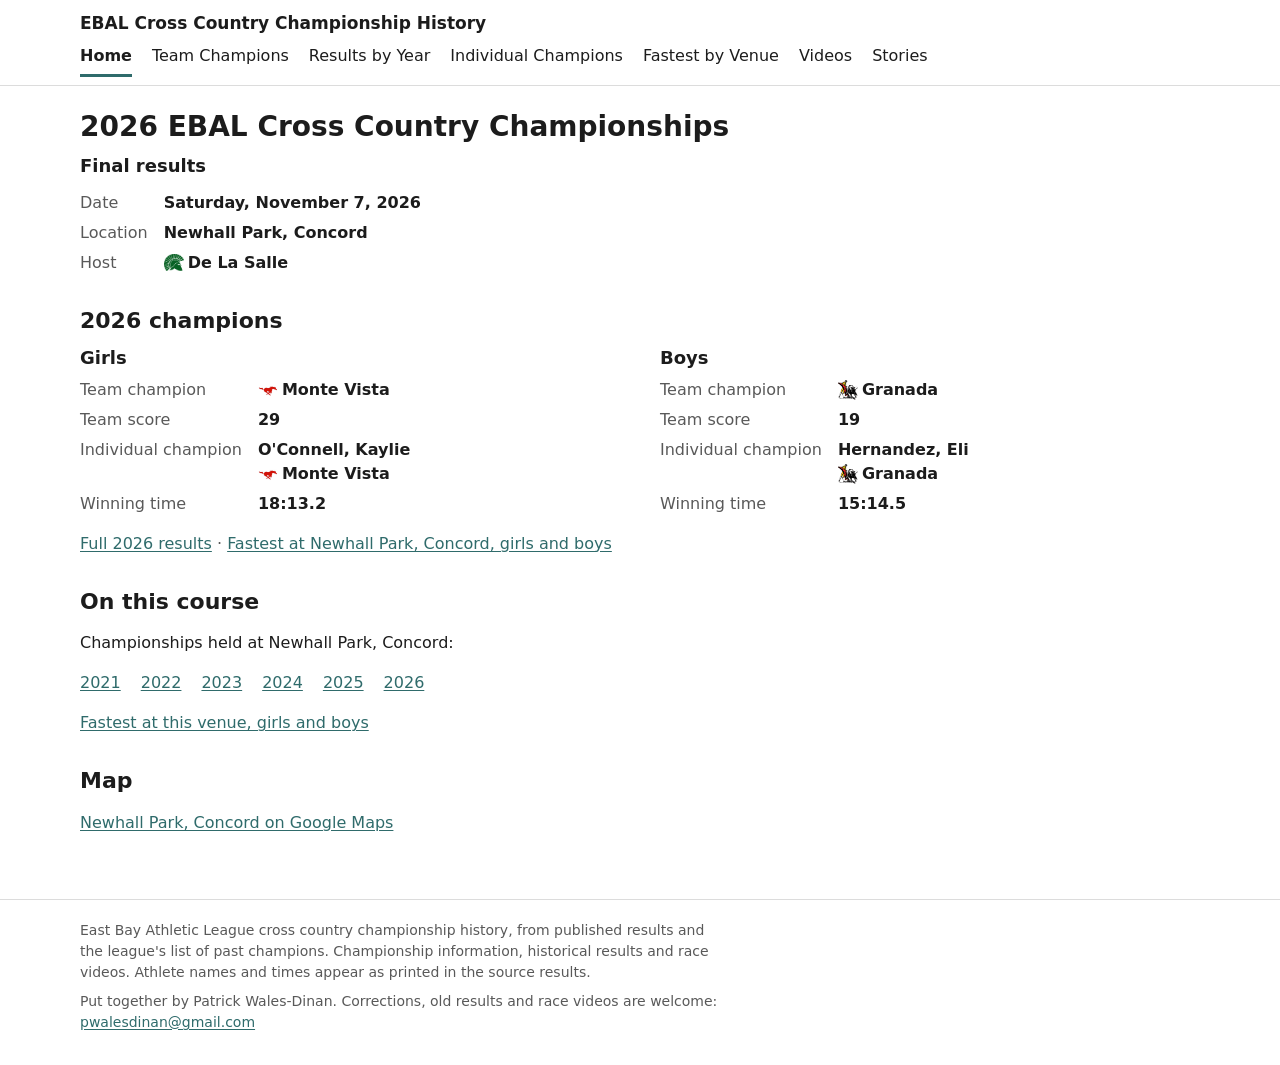
<file: index.html>
<!doctype html>
<html lang="en">
<head>
  <meta charset="utf-8">
  <meta name="viewport" content="width=device-width, initial-scale=1">
  <title>EBAL Cross Country Championship History</title>
  <meta name="description" content="The coming EBAL cross country championship meet: date, location, race schedule and defending champions, with championship history back to 1977.">
  <link rel="icon" href="data:,">
  <link rel="stylesheet" href="assets/css/site.css">
  <script src="assets/js/csv.js" defer></script>
  <script src="assets/js/common.js" defer></script>
  <script src="assets/js/home.js" defer></script>
</head>
<body>
  <header class="site-header">
    <a class="skip-link" href="#main">Skip to content</a>
    <div class="wrap header-inner">
      <a class="site-title" href="index.html">EBAL Cross Country Championship History</a>
      <nav class="site-nav" aria-label="Main">
        <ul>
          <li><a href="index.html">Home</a></li>
          <li><a href="team-champions.html">Team Champions</a></li>
          <li><a href="results.html">Results by Year</a></li>
          <li><a href="champions.html">Individual Champions</a></li>
          <li><a href="venues.html">Fastest by Venue</a></li>
          <li><a href="videos.html">Videos</a></li>
          <li><a href="stories.html">Stories</a></li>
        </ul>
      </nav>
    </div>
  </header>

  <main id="main" class="wrap">
    <h1 data-meet-title>EBAL Cross Country Championships</h1>
    <noscript><p class="status error">This page needs JavaScript to show the meet information.</p></noscript>
    <p class="status" role="status" data-status></p>
    <div id="home"></div>
  </main>

  <footer class="site-footer">
    <div class="wrap">
      <p>East Bay Athletic League cross country championship history, from published results and the league's list of past champions. Championship information, historical results and race videos. Athlete names and times appear as printed in the source results.</p>
      <p>Put together by Patrick Wales-Dinan. Corrections, old results and race videos are welcome: <a href="mailto:pwalesdinan@gmail.com">pwalesdinan@gmail.com</a></p>
    </div>
  </footer>
</body>
</html>
</file>
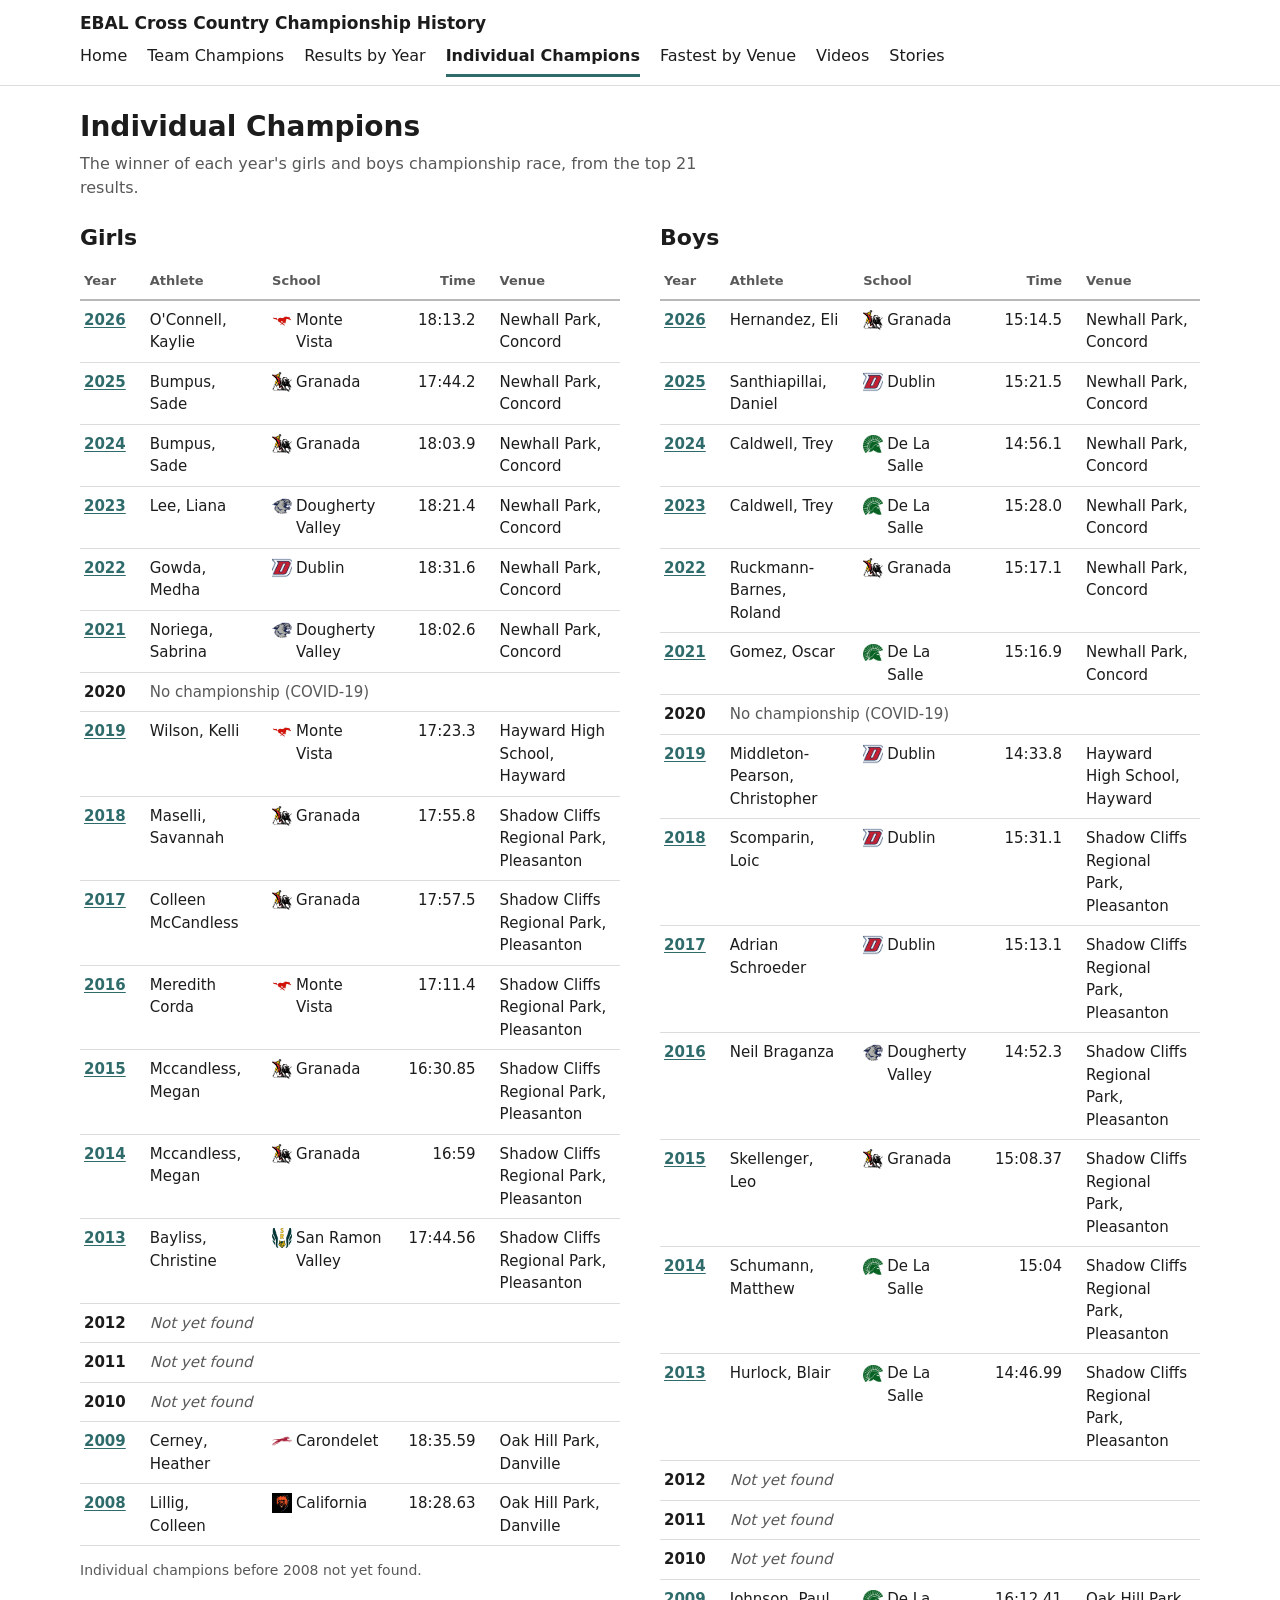
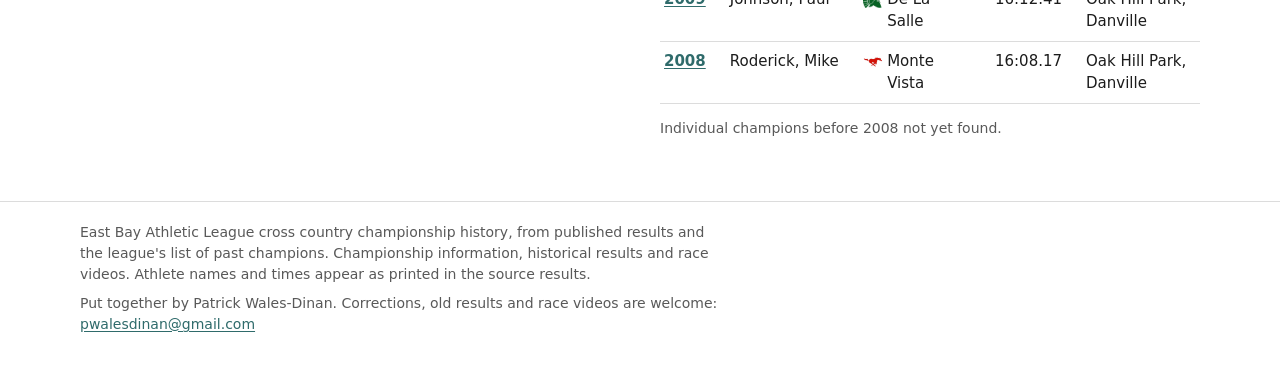
<file: champions.html>
<!doctype html>
<html lang="en">
<head>
  <meta charset="utf-8">
  <meta name="viewport" content="width=device-width, initial-scale=1">
  <title>Individual Champions · EBAL Cross Country Championship History</title>
  <meta name="description" content="EBAL cross country girls and boys individual champions by year.">
  <link rel="icon" href="data:,">
  <link rel="stylesheet" href="assets/css/site.css">
  <script src="assets/js/csv.js" defer></script>
  <script src="assets/js/common.js" defer></script>
  <script src="assets/js/individual-champions.js" defer></script>
</head>
<body>
  <header class="site-header">
    <a class="skip-link" href="#main">Skip to content</a>
    <div class="wrap header-inner">
      <a class="site-title" href="index.html">EBAL Cross Country Championship History</a>
      <nav class="site-nav" aria-label="Main">
        <ul>
          <li><a href="index.html">Home</a></li>
          <li><a href="team-champions.html">Team Champions</a></li>
          <li><a href="results.html">Results by Year</a></li>
          <li><a href="champions.html">Individual Champions</a></li>
          <li><a href="venues.html">Fastest by Venue</a></li>
          <li><a href="videos.html">Videos</a></li>
          <li><a href="stories.html">Stories</a></li>
        </ul>
      </nav>
    </div>
  </header>

  <main id="main" class="wrap">
    <h1>Individual Champions</h1>
    <p class="lede">The winner of each year's girls and boys championship race, from the top 21 results.</p>
    <noscript><p class="status error">This page needs JavaScript to show the champions.</p></noscript>
    <p class="status" role="status" data-status></p>
    <div class="pair" id="champions"></div>
  </main>

  <footer class="site-footer">
    <div class="wrap">
      <p>East Bay Athletic League cross country championship history, from published results and the league's list of past champions. Championship information, historical results and race videos. Athlete names and times appear as printed in the source results.</p>
      <p>Put together by Patrick Wales-Dinan. Corrections, old results and race videos are welcome: <a href="mailto:pwalesdinan@gmail.com">pwalesdinan@gmail.com</a></p>
    </div>
  </footer>
</body>
</html>
</file>
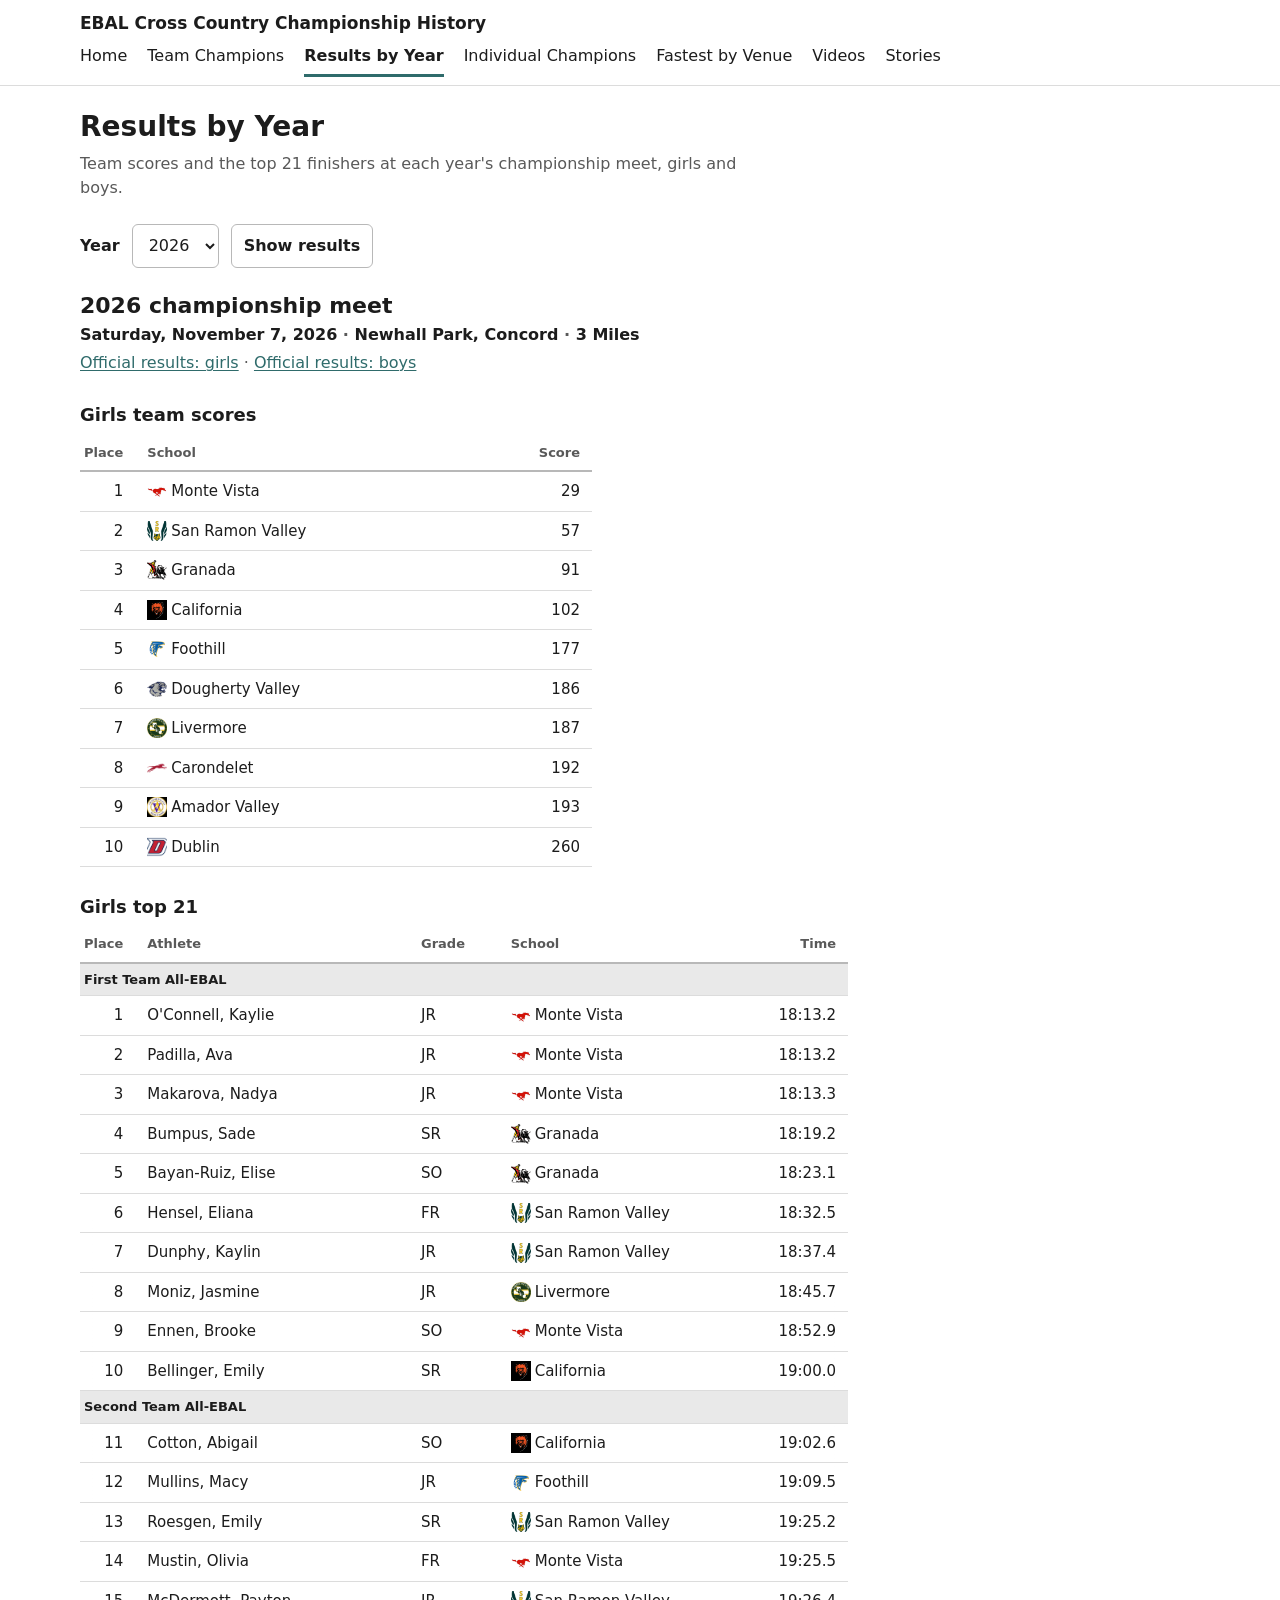
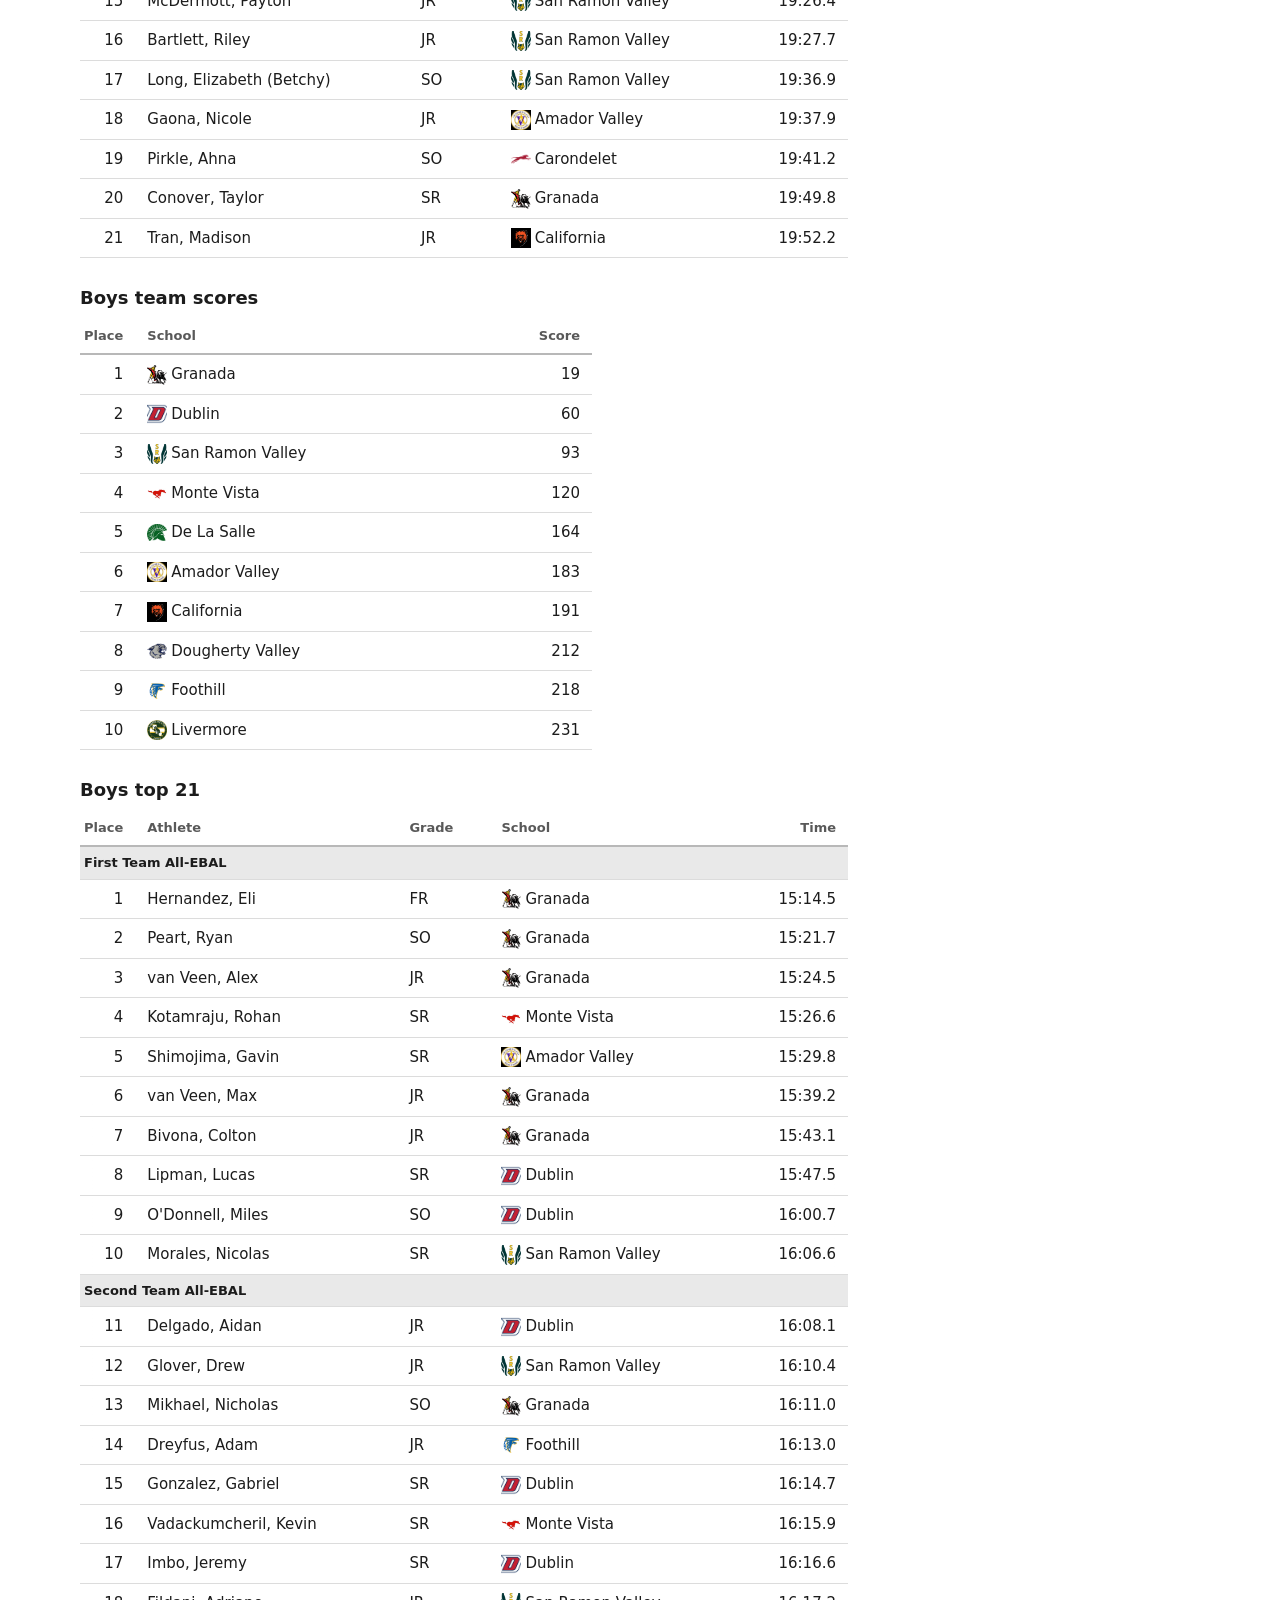
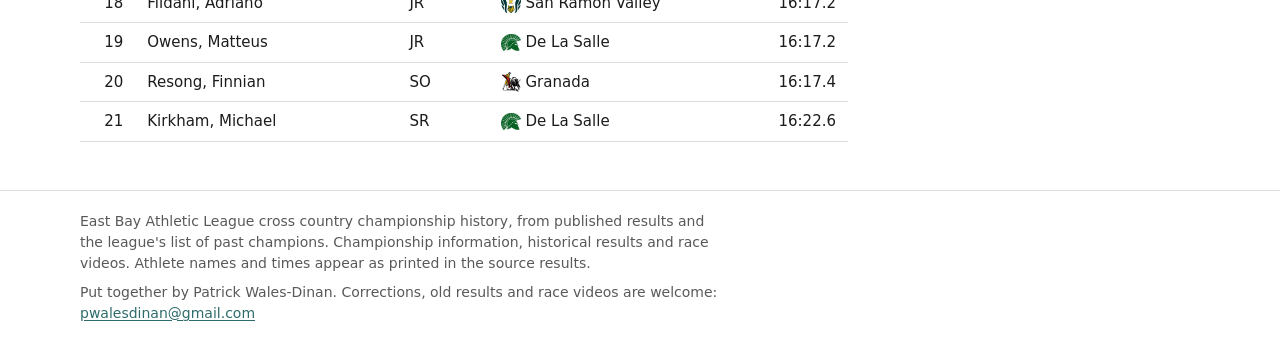
<file: results.html>
<!doctype html>
<html lang="en">
<head>
  <meta charset="utf-8">
  <meta name="viewport" content="width=device-width, initial-scale=1">
  <title>Results by Year · EBAL Cross Country Championship History</title>
  <meta name="description" content="EBAL cross country championship results by year: girls and boys team scores and top 21 finishers.">
  <link rel="icon" href="data:,">
  <link rel="stylesheet" href="assets/css/site.css">
  <script src="assets/js/csv.js" defer></script>
  <script src="assets/js/common.js" defer></script>
  <script src="assets/js/results.js" defer></script>
</head>
<body>
  <header class="site-header">
    <a class="skip-link" href="#main">Skip to content</a>
    <div class="wrap header-inner">
      <a class="site-title" href="index.html">EBAL Cross Country Championship History</a>
      <nav class="site-nav" aria-label="Main">
        <ul>
          <li><a href="index.html">Home</a></li>
          <li><a href="team-champions.html">Team Champions</a></li>
          <li><a href="results.html">Results by Year</a></li>
          <li><a href="champions.html">Individual Champions</a></li>
          <li><a href="venues.html">Fastest by Venue</a></li>
          <li><a href="videos.html">Videos</a></li>
          <li><a href="stories.html">Stories</a></li>
        </ul>
      </nav>
    </div>
  </header>

  <main id="main" class="wrap">
    <h1>Results by Year</h1>
    <p class="lede">Team scores and the top 21 finishers at each year's championship meet, girls and boys.</p>
    <form class="year-picker" action="results.html" method="get" hidden>
      <label for="year">Year</label>
      <select id="year" name="year"></select>
      <button type="submit">Show results</button>
    </form>
    <noscript><p class="status error">This page needs JavaScript to show the results.</p></noscript>
    <p class="status" role="status" data-status></p>
    <div id="results"></div>
  </main>

  <footer class="site-footer">
    <div class="wrap">
      <p>East Bay Athletic League cross country championship history, from published results and the league's list of past champions. Championship information, historical results and race videos. Athlete names and times appear as printed in the source results.</p>
      <p>Put together by Patrick Wales-Dinan. Corrections, old results and race videos are welcome: <a href="mailto:pwalesdinan@gmail.com">pwalesdinan@gmail.com</a></p>
    </div>
  </footer>
</body>
</html>
</file>
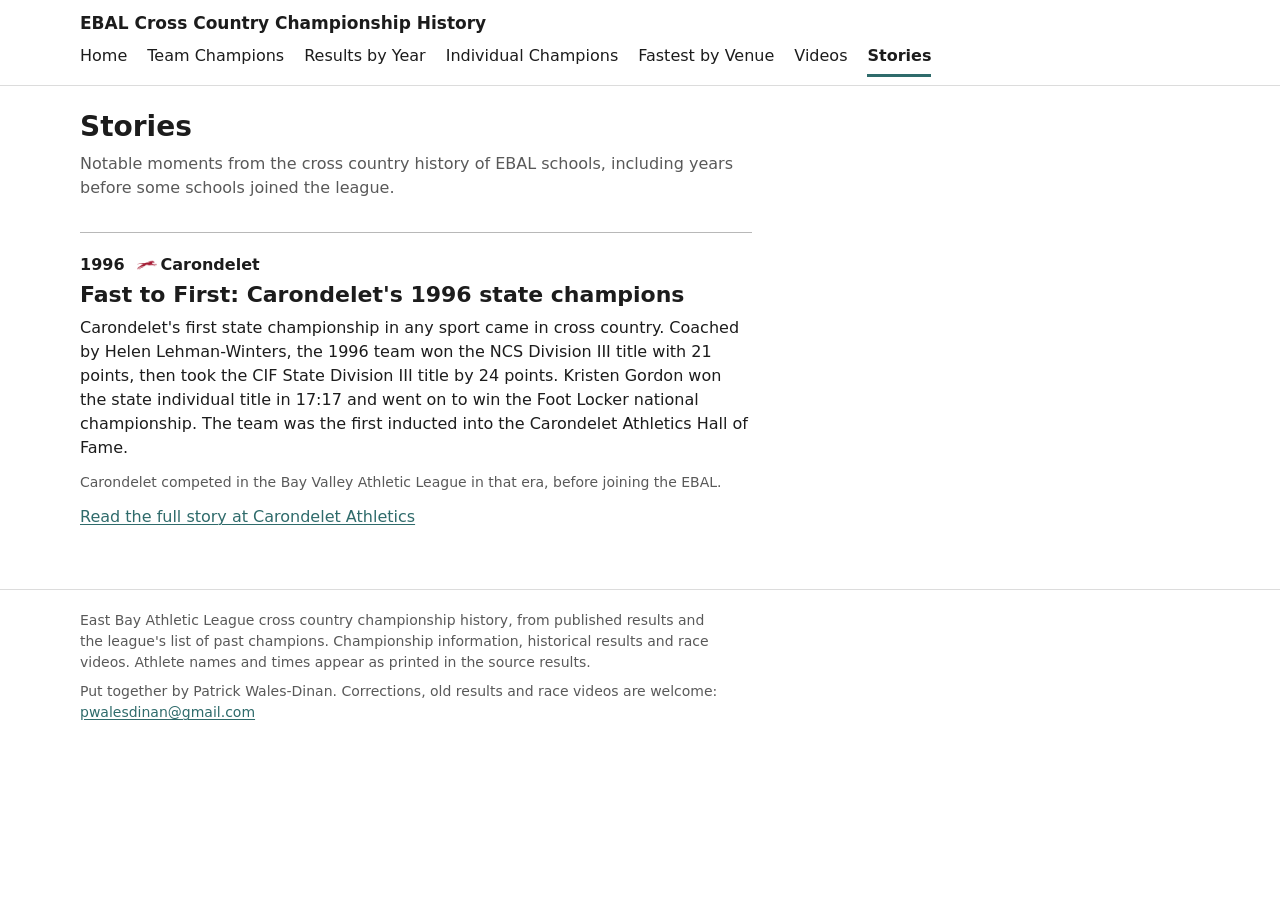
<file: stories.html>
<!doctype html>
<html lang="en">
<head>
  <meta charset="utf-8">
  <meta name="viewport" content="width=device-width, initial-scale=1">
  <title>Stories · EBAL Cross Country Championship History</title>
  <meta name="description" content="Notable moments from the cross country history of EBAL schools, each a short summary with a link to the full story.">
  <link rel="icon" href="data:,">
  <link rel="stylesheet" href="assets/css/site.css">
  <script src="assets/js/csv.js" defer></script>
  <script src="assets/js/common.js" defer></script>
  <script src="assets/js/stories.js" defer></script>
</head>
<body>
  <header class="site-header">
    <a class="skip-link" href="#main">Skip to content</a>
    <div class="wrap header-inner">
      <a class="site-title" href="index.html">EBAL Cross Country Championship History</a>
      <nav class="site-nav" aria-label="Main">
        <ul>
          <li><a href="index.html">Home</a></li>
          <li><a href="team-champions.html">Team Champions</a></li>
          <li><a href="results.html">Results by Year</a></li>
          <li><a href="champions.html">Individual Champions</a></li>
          <li><a href="venues.html">Fastest by Venue</a></li>
          <li><a href="videos.html">Videos</a></li>
          <li><a href="stories.html">Stories</a></li>
        </ul>
      </nav>
    </div>
  </header>

  <main id="main" class="wrap">
    <h1>Stories</h1>
    <p class="lede">Notable moments from the cross country history of EBAL schools, including years before some schools joined the league.</p>
    <noscript><p class="status error">This page needs JavaScript to show the stories.</p></noscript>
    <p class="status" role="status" data-status></p>
    <div id="stories"></div>
  </main>

  <footer class="site-footer">
    <div class="wrap">
      <p>East Bay Athletic League cross country championship history, from published results and the league's list of past champions. Championship information, historical results and race videos. Athlete names and times appear as printed in the source results.</p>
      <p>Put together by Patrick Wales-Dinan. Corrections, old results and race videos are welcome: <a href="mailto:pwalesdinan@gmail.com">pwalesdinan@gmail.com</a></p>
    </div>
  </footer>
</body>
</html>
</file>
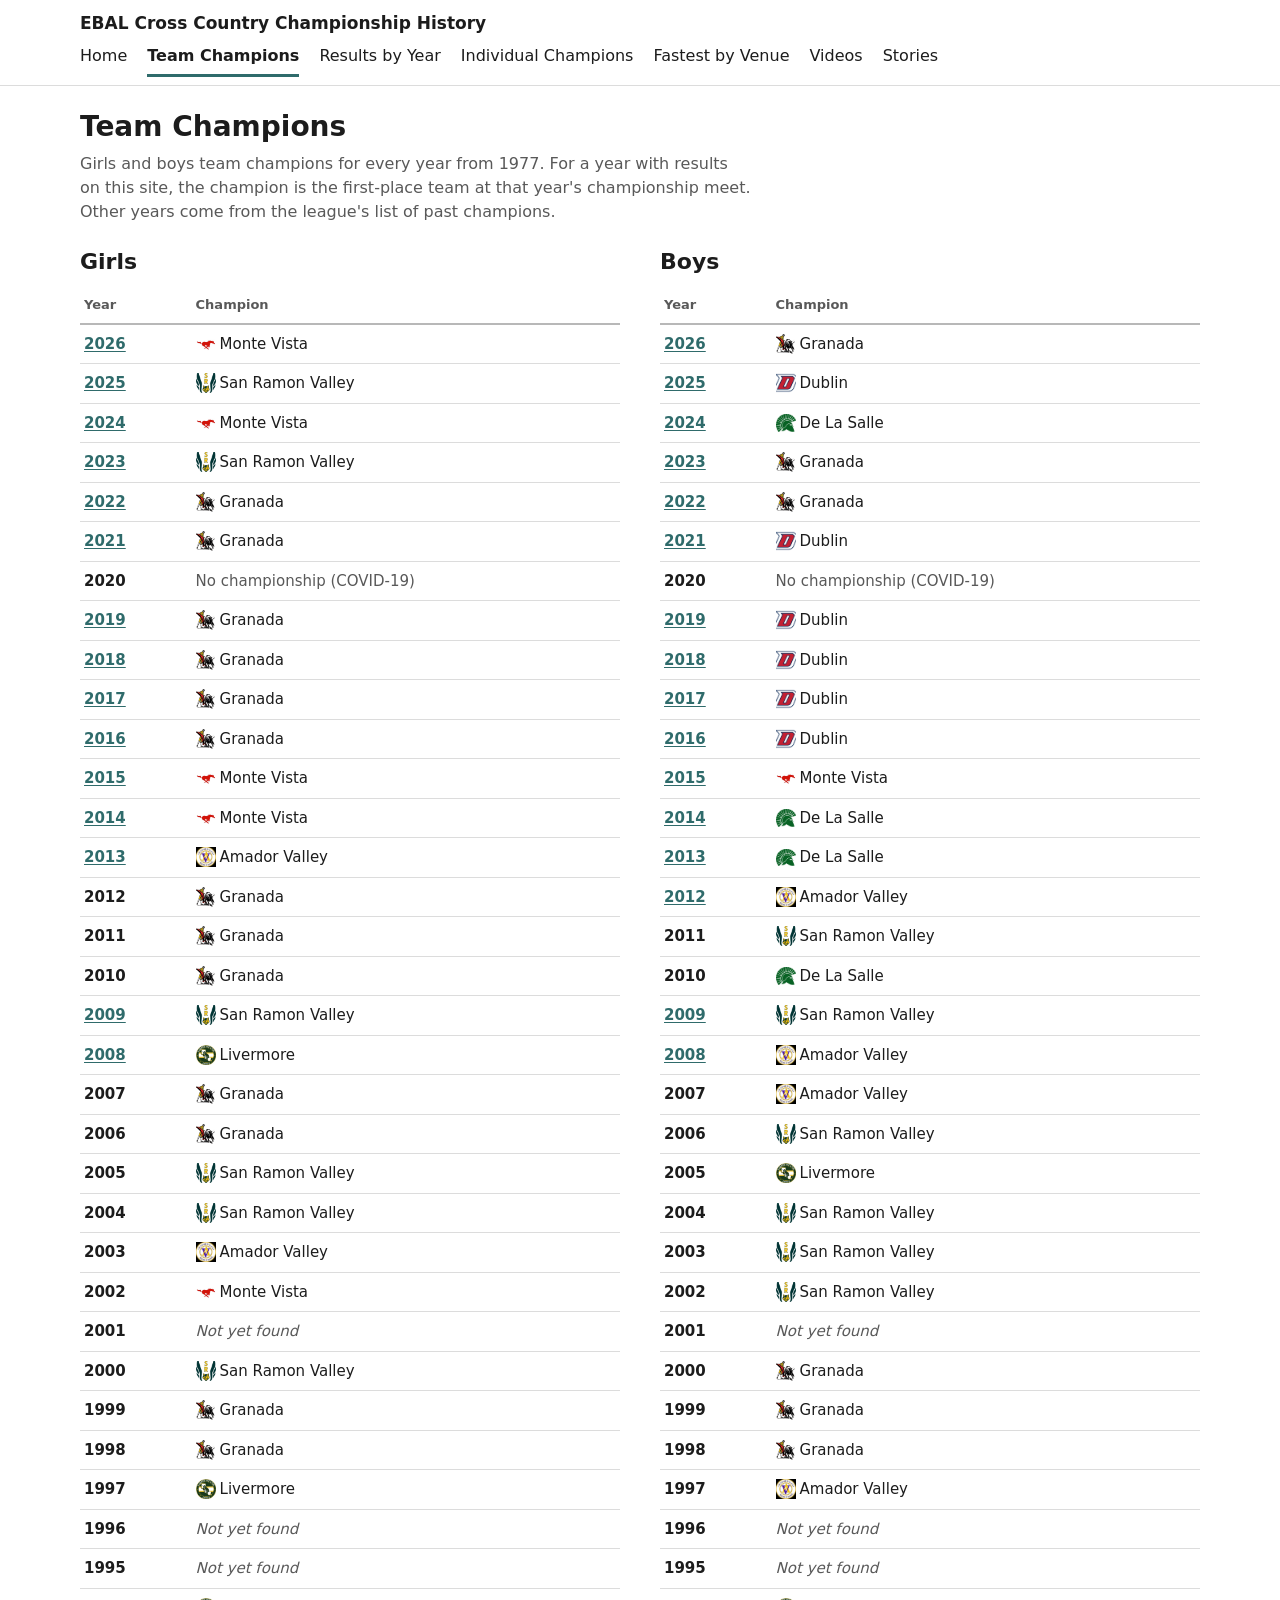
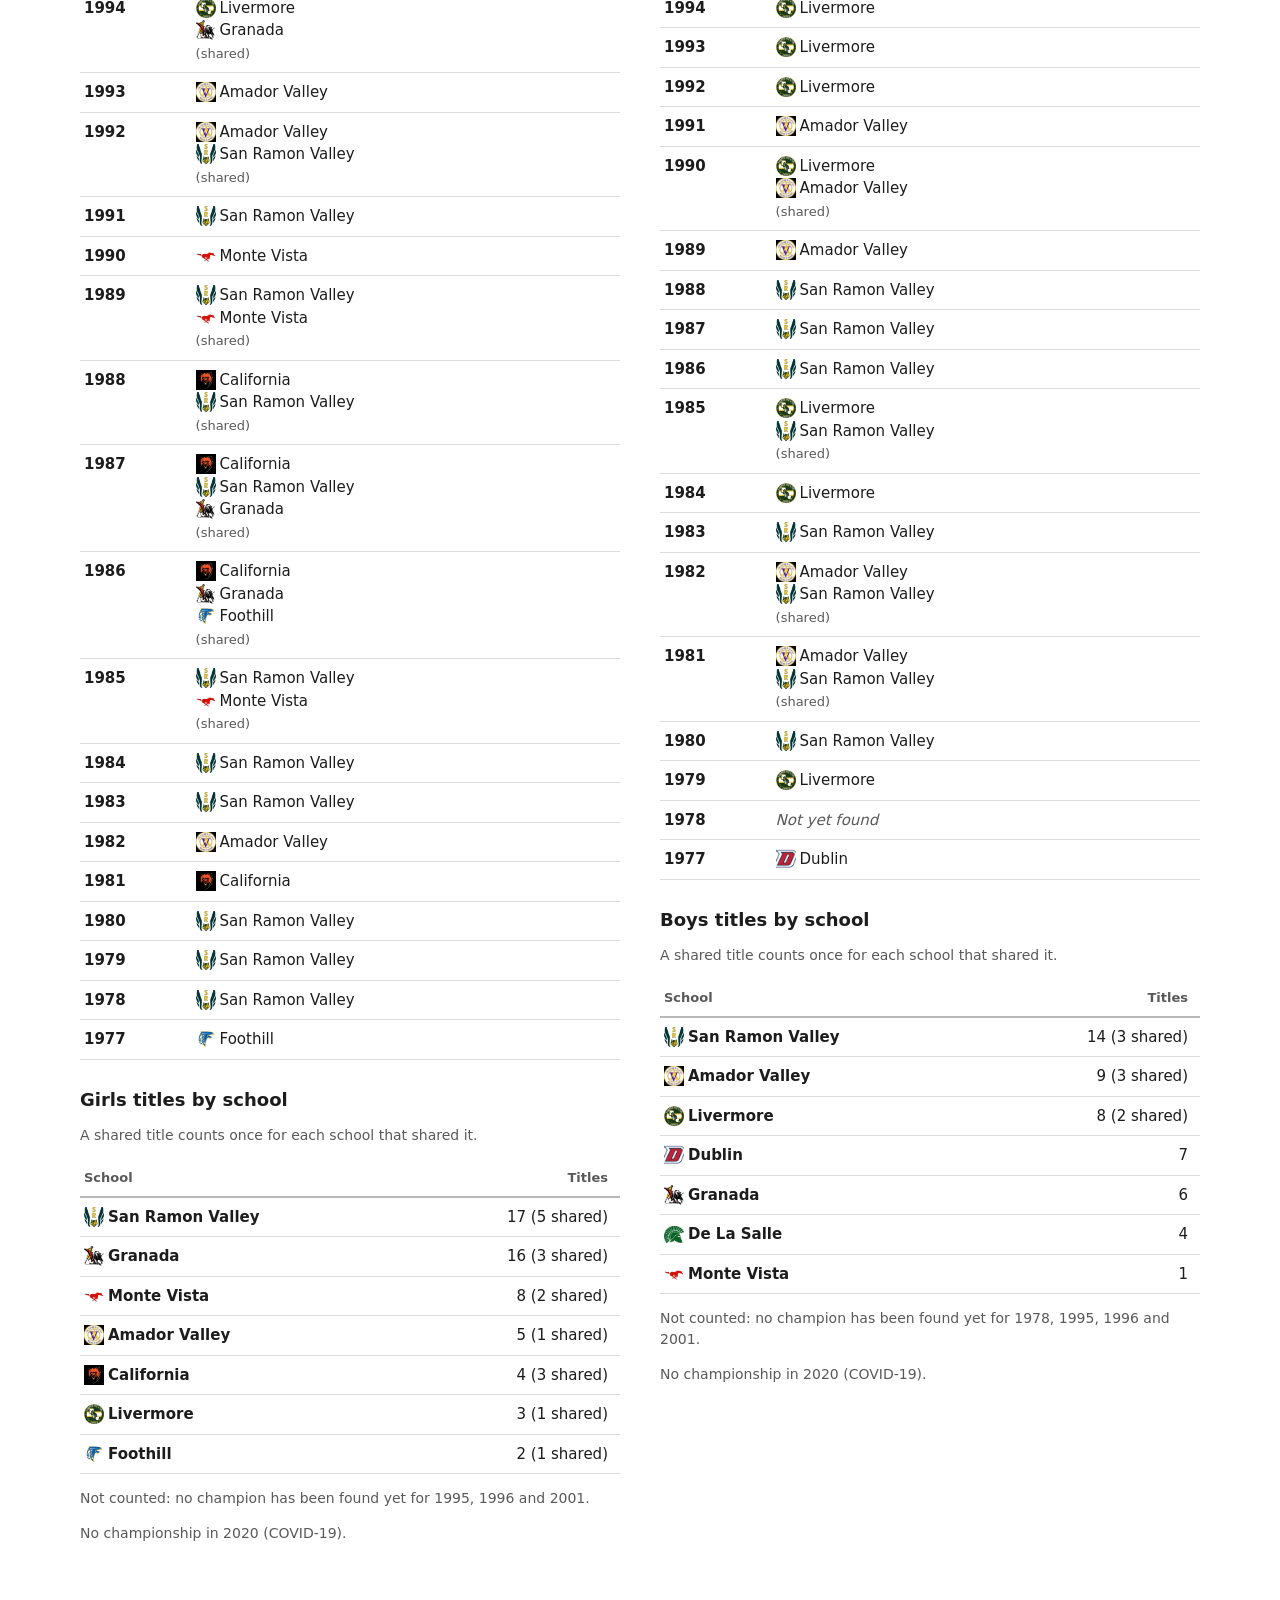
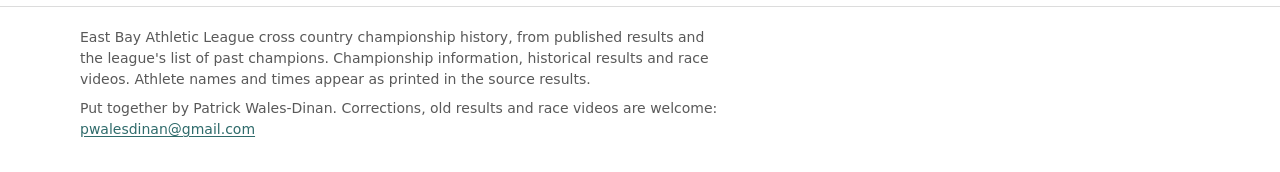
<file: team-champions.html>
<!doctype html>
<html lang="en">
<head>
  <meta charset="utf-8">
  <meta name="viewport" content="width=device-width, initial-scale=1">
  <title>Team Champions · EBAL Cross Country Championship History</title>
  <meta name="description" content="EBAL cross country girls and boys team champions for every year from 1977, with titles by school.">
  <link rel="icon" href="data:,">
  <link rel="stylesheet" href="assets/css/site.css">
  <script src="assets/js/csv.js" defer></script>
  <script src="assets/js/common.js" defer></script>
  <script src="assets/js/team-champions.js" defer></script>
</head>
<body>
  <header class="site-header">
    <a class="skip-link" href="#main">Skip to content</a>
    <div class="wrap header-inner">
      <a class="site-title" href="index.html">EBAL Cross Country Championship History</a>
      <nav class="site-nav" aria-label="Main">
        <ul>
          <li><a href="index.html">Home</a></li>
          <li><a href="team-champions.html">Team Champions</a></li>
          <li><a href="results.html">Results by Year</a></li>
          <li><a href="champions.html">Individual Champions</a></li>
          <li><a href="venues.html">Fastest by Venue</a></li>
          <li><a href="videos.html">Videos</a></li>
          <li><a href="stories.html">Stories</a></li>
        </ul>
      </nav>
    </div>
  </header>

  <main id="main" class="wrap">
    <h1>Team Champions</h1>
    <p class="lede">Girls and boys team champions for every year from 1977. For a year with results on this site, the champion is the first-place team at that year's championship meet. Other years come from the league's list of past champions.</p>
    <noscript><p class="status error">This page needs JavaScript to show the champions.</p></noscript>
    <p class="status" role="status" data-status></p>
    <div class="pair" id="champions"></div>
  </main>

  <footer class="site-footer">
    <div class="wrap">
      <p>East Bay Athletic League cross country championship history, from published results and the league's list of past champions. Championship information, historical results and race videos. Athlete names and times appear as printed in the source results.</p>
      <p>Put together by Patrick Wales-Dinan. Corrections, old results and race videos are welcome: <a href="mailto:pwalesdinan@gmail.com">pwalesdinan@gmail.com</a></p>
    </div>
  </footer>
</body>
</html>
</file>
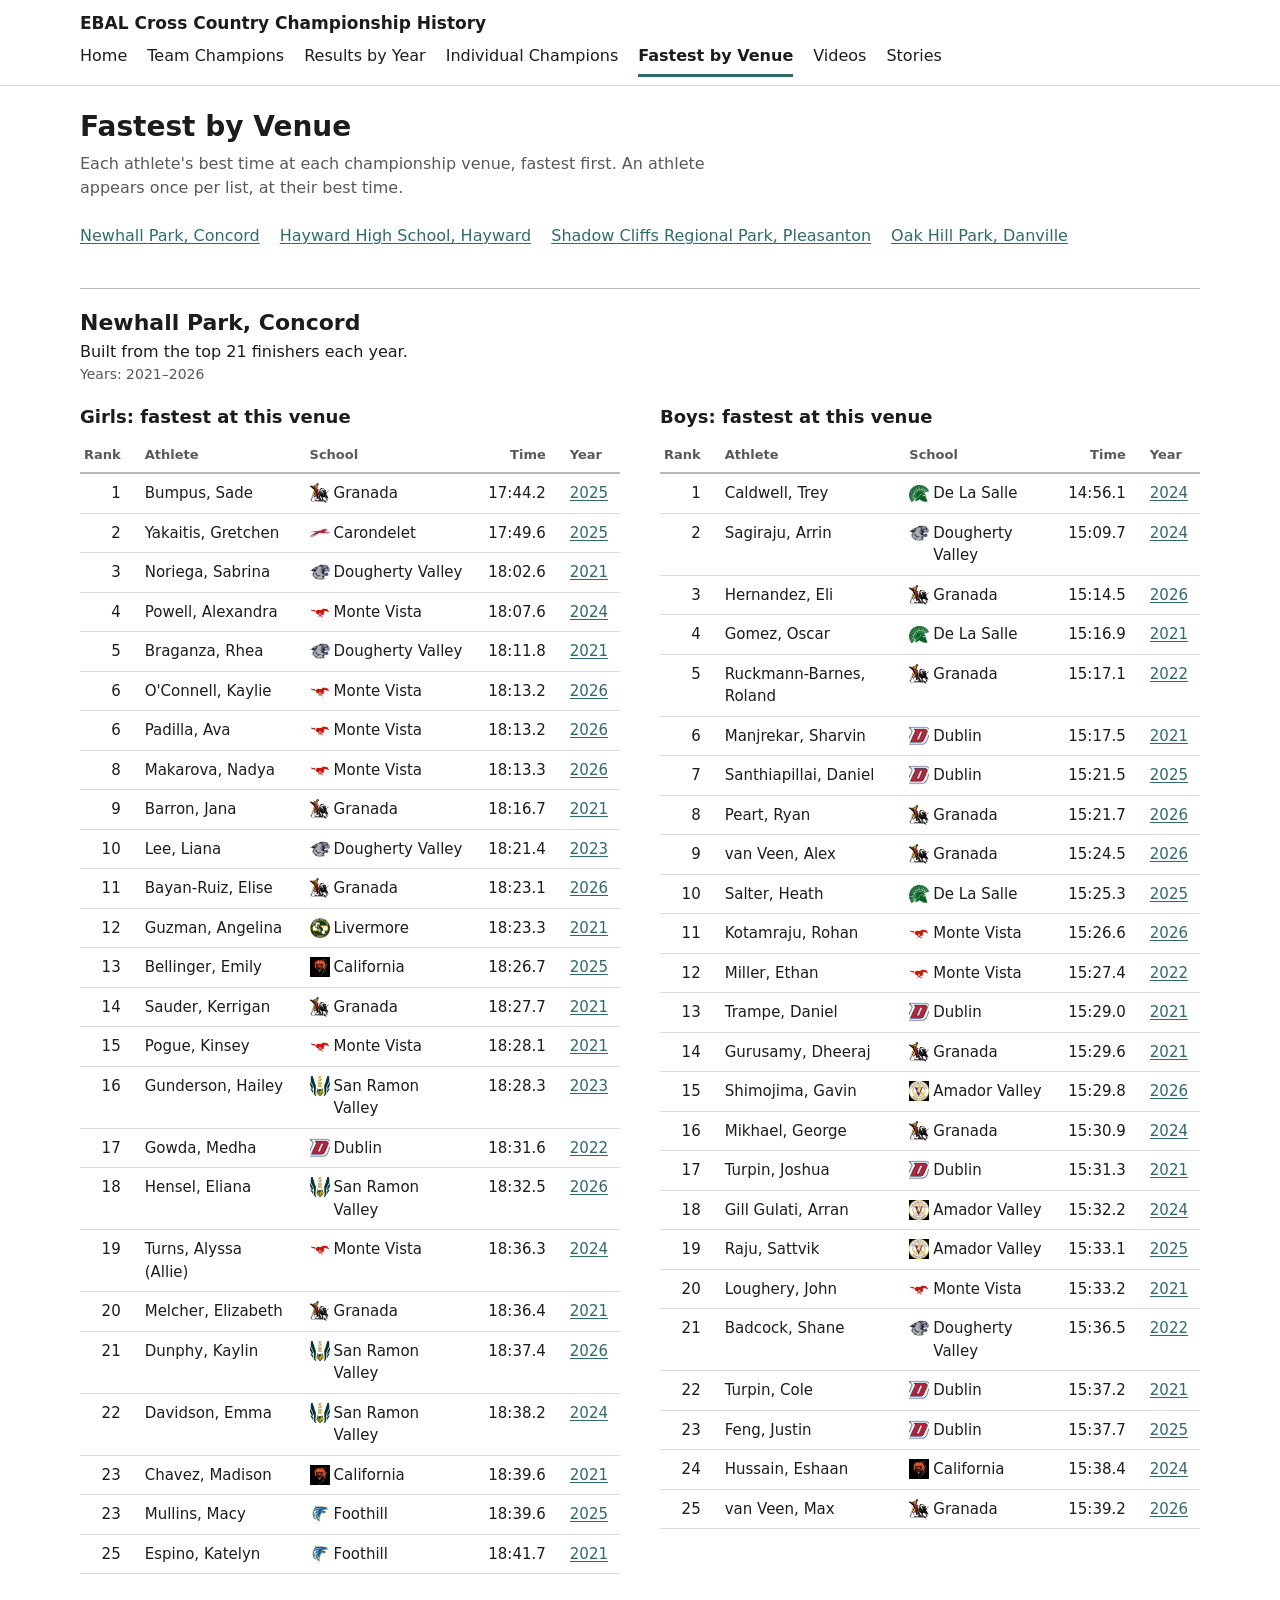
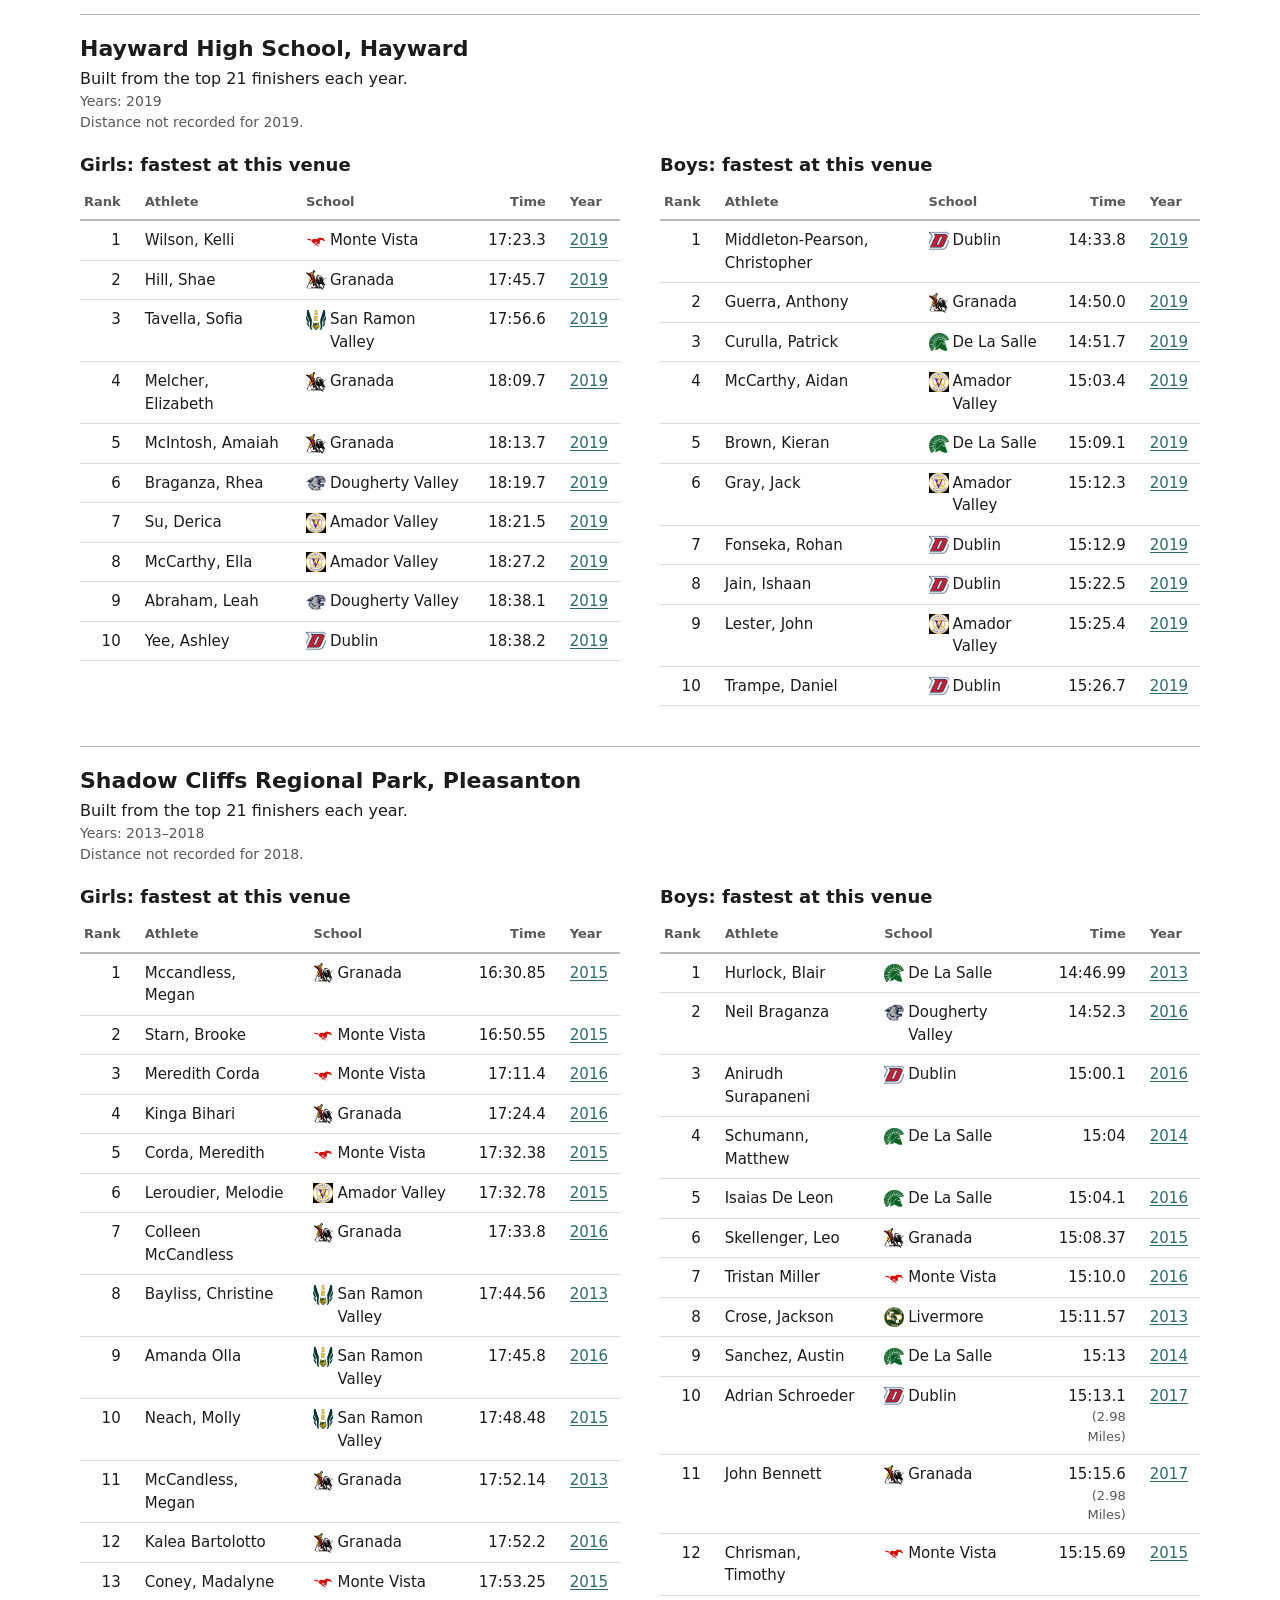
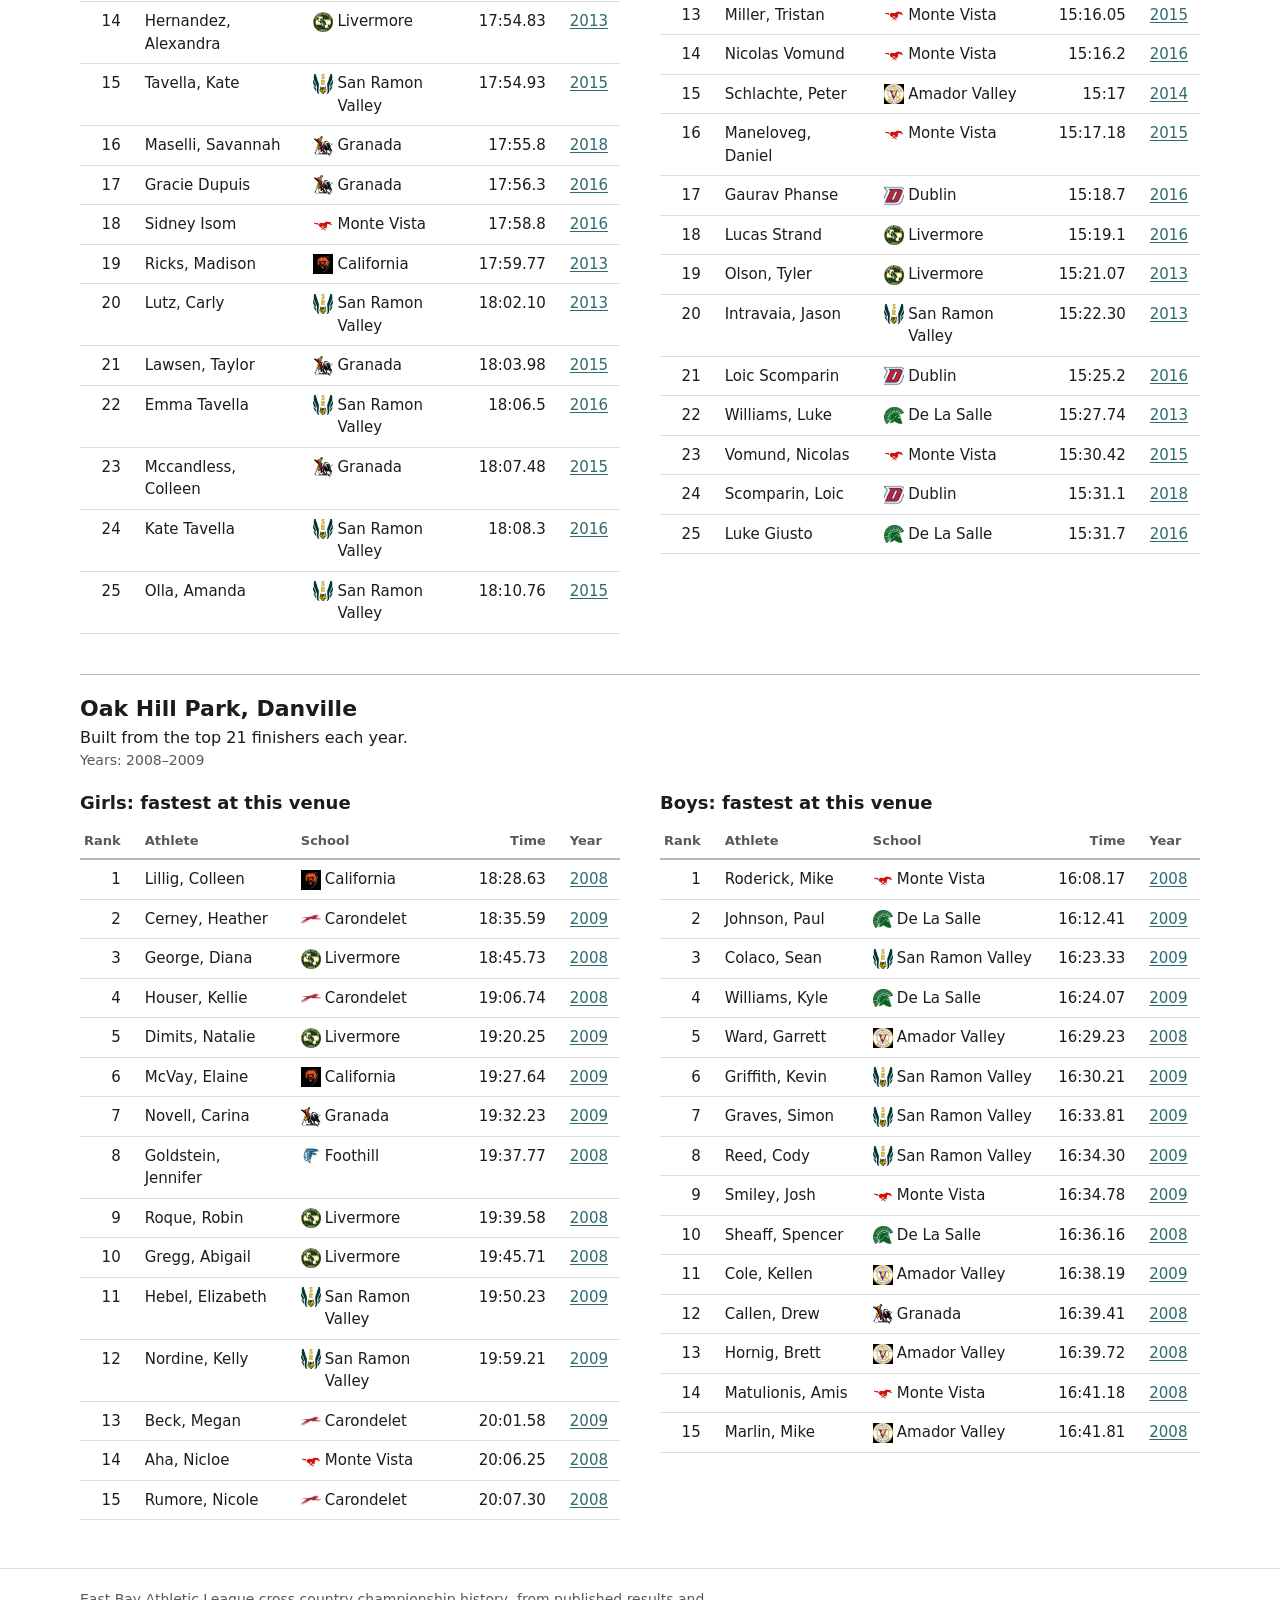
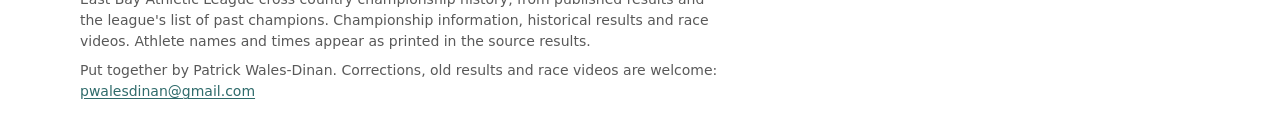
<file: venues.html>
<!doctype html>
<html lang="en">
<head>
  <meta charset="utf-8">
  <meta name="viewport" content="width=device-width, initial-scale=1">
  <title>Fastest by Venue · EBAL Cross Country Championship History</title>
  <meta name="description" content="The fastest EBAL cross country championship times at each venue, girls and boys.">
  <link rel="icon" href="data:,">
  <link rel="stylesheet" href="assets/css/site.css">
  <script src="assets/js/csv.js" defer></script>
  <script src="assets/js/common.js" defer></script>
  <script src="assets/js/venues.js" defer></script>
</head>
<body>
  <header class="site-header">
    <a class="skip-link" href="#main">Skip to content</a>
    <div class="wrap header-inner">
      <a class="site-title" href="index.html">EBAL Cross Country Championship History</a>
      <nav class="site-nav" aria-label="Main">
        <ul>
          <li><a href="index.html">Home</a></li>
          <li><a href="team-champions.html">Team Champions</a></li>
          <li><a href="results.html">Results by Year</a></li>
          <li><a href="champions.html">Individual Champions</a></li>
          <li><a href="venues.html">Fastest by Venue</a></li>
          <li><a href="videos.html">Videos</a></li>
          <li><a href="stories.html">Stories</a></li>
        </ul>
      </nav>
    </div>
  </header>

  <main id="main" class="wrap">
    <h1>Fastest by Venue</h1>
    <p class="lede">Each athlete's best time at each championship venue, fastest first. An athlete appears once per list, at their best time.</p>
    <noscript><p class="status error">This page needs JavaScript to show the lists.</p></noscript>
    <p class="status" role="status" data-status></p>
    <div id="venues"></div>
  </main>

  <footer class="site-footer">
    <div class="wrap">
      <p>East Bay Athletic League cross country championship history, from published results and the league's list of past champions. Championship information, historical results and race videos. Athlete names and times appear as printed in the source results.</p>
      <p>Put together by Patrick Wales-Dinan. Corrections, old results and race videos are welcome: <a href="mailto:pwalesdinan@gmail.com">pwalesdinan@gmail.com</a></p>
    </div>
  </footer>
</body>
</html>
</file>
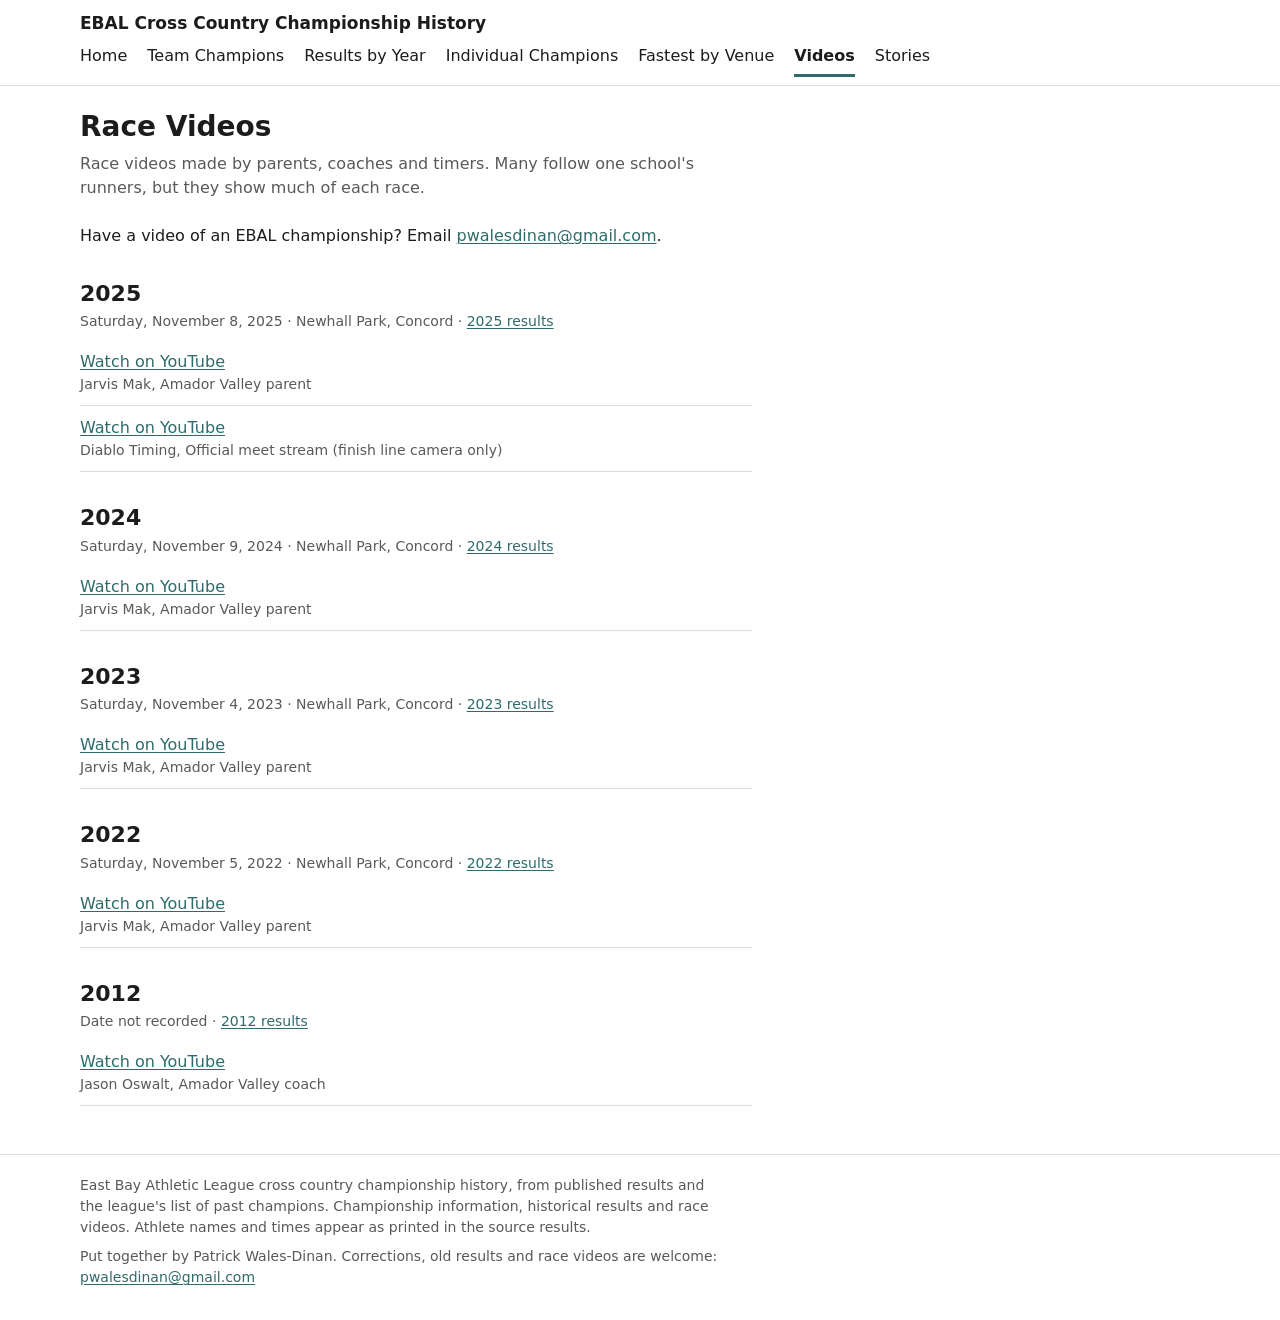
<file: videos.html>
<!doctype html>
<html lang="en">
<head>
  <meta charset="utf-8">
  <meta name="viewport" content="width=device-width, initial-scale=1">
  <title>Race Videos · EBAL Cross Country Championship History</title>
  <meta name="description" content="Videos of EBAL cross country championship races by year, made by parents, coaches and timers.">
  <link rel="icon" href="data:,">
  <link rel="stylesheet" href="assets/css/site.css">
  <script src="assets/js/csv.js" defer></script>
  <script src="assets/js/common.js" defer></script>
  <script src="assets/js/videos.js" defer></script>
</head>
<body>
  <header class="site-header">
    <a class="skip-link" href="#main">Skip to content</a>
    <div class="wrap header-inner">
      <a class="site-title" href="index.html">EBAL Cross Country Championship History</a>
      <nav class="site-nav" aria-label="Main">
        <ul>
          <li><a href="index.html">Home</a></li>
          <li><a href="team-champions.html">Team Champions</a></li>
          <li><a href="results.html">Results by Year</a></li>
          <li><a href="champions.html">Individual Champions</a></li>
          <li><a href="venues.html">Fastest by Venue</a></li>
          <li><a href="videos.html">Videos</a></li>
          <li><a href="stories.html">Stories</a></li>
        </ul>
      </nav>
    </div>
  </header>

  <main id="main" class="wrap">
    <h1>Race Videos</h1>
    <p class="lede">Race videos made by parents, coaches and timers. Many follow one school's runners, but they show much of each race.</p>
    <p class="contact">Have a video of an EBAL championship? Email <a href="mailto:pwalesdinan@gmail.com">pwalesdinan@gmail.com</a>.</p>
    <noscript><p class="status error">This page needs JavaScript to show the videos.</p></noscript>
    <p class="status" role="status" data-status></p>
    <div id="videos"></div>
  </main>

  <footer class="site-footer">
    <div class="wrap">
      <p>East Bay Athletic League cross country championship history, from published results and the league's list of past champions. Championship information, historical results and race videos. Athlete names and times appear as printed in the source results.</p>
      <p>Put together by Patrick Wales-Dinan. Corrections, old results and race videos are welcome: <a href="mailto:pwalesdinan@gmail.com">pwalesdinan@gmail.com</a></p>
    </div>
  </footer>
</body>
</html>
</file>
<file: assets/css/site.css>
/* The one stylesheet. Phone first: the base styles are for a narrow screen,
   and the media queries add room on wider ones.

   Greyscale plus one muted accent, a teal. No EBAL school uses teal, and the
   greys are true neutrals, so the site carries no school's colours. Colour is
   never the only cue: the current page is bold and underlined, and groups,
   ties and notes are labelled in text. */

:root {
  --ink: #1c1c1c;
  --ink-muted: #595959;       /* 7:1 on white */
  --rule: #dcdcdc;
  --rule-strong: #b8b8b8;
  --surface: #ffffff;
  --surface-alt: #f3f3f3;
  --surface-group: #e9e9e9;
  --accent: #2f6b6b;          /* muted teal, 6.1:1 on white */
  --gutter: 16px;
  color-scheme: light;
}

*,
*::before,
*::after {
  box-sizing: border-box;
}

[hidden] {
  display: none !important;
}

html {
  -webkit-text-size-adjust: 100%;
  text-size-adjust: 100%;
}

body {
  margin: 0;
  background: var(--surface);
  color: var(--ink);
  font-family: system-ui, -apple-system, "Segoe UI", Roboto, "Helvetica Neue", Arial, sans-serif;
  font-size: 1rem;
  line-height: 1.5;
}

.wrap {
  max-width: 72rem;
  margin: 0 auto;
  padding-left: var(--gutter);
  padding-right: var(--gutter);
}

a {
  color: var(--accent);
  text-decoration-thickness: 1px;
  text-underline-offset: 0.15em;
}

a:hover {
  text-decoration-thickness: 2px;
}

:focus-visible {
  outline: 3px solid var(--accent);
  outline-offset: 2px;
}

.skip-link {
  position: absolute;
  left: var(--gutter);
  top: -10rem;
  padding: 0.5rem 0.75rem;
  background: var(--surface);
  color: var(--ink);
  font-weight: 600;
}

.skip-link:focus {
  top: 0.5rem;
}

/* Header and footer: identical on every page */

.site-header {
  border-bottom: 1px solid var(--rule);
}

.header-inner {
  display: flex;
  flex-wrap: wrap;
  align-items: baseline;
  justify-content: space-between;
  gap: 0.25rem 2rem;
  padding-top: 0.75rem;
  padding-bottom: 0.5rem;
}

.site-title {
  color: var(--ink);
  font-size: 1.0625rem;
  font-weight: 700;
  line-height: 1.3;
  text-decoration: none;
}

/* The links wrap to more rows, never sideways. At 390px wide they take three
   rows: three links, then two, then two. */
.site-nav ul {
  display: flex;
  flex-wrap: wrap;
  gap: 0 1.25rem;
  margin: 0;
  padding: 0;
  list-style: none;
}

.site-nav a {
  display: inline-block;
  padding: 0.375rem 0;
  border-bottom: 3px solid transparent;
  color: var(--ink);
  text-decoration: none;
}

.site-nav a:hover {
  border-bottom-color: var(--rule-strong);
}

.site-nav a[aria-current="page"] {
  border-bottom-color: var(--accent);
  font-weight: 700;
}

.site-footer {
  border-top: 1px solid var(--rule);
  color: var(--ink-muted);
  font-size: 0.875rem;
}

.site-footer .wrap {
  padding-top: 1.25rem;
  padding-bottom: 2rem;
}

.site-footer p {
  max-width: 40rem;
  margin: 0;
}

.site-footer p + p {
  margin-top: 0.5rem;
}

/* Page text */

main {
  padding-top: 1.5rem;
  padding-bottom: 3rem;
}

h1 {
  margin: 0 0 0.5rem;
  font-size: 1.75rem;
  line-height: 1.2;
}

h2 {
  margin: 2rem 0 0.75rem;
  font-size: 1.375rem;
  line-height: 1.25;
}

h3 {
  margin: 1.75rem 0 0.5rem;
  font-size: 1.125rem;
  line-height: 1.3;
}

.lede {
  max-width: 42rem;
  margin: 0 0 1.5rem;
  color: var(--ink-muted);
}

.status {
  color: var(--ink-muted);
}

.status.error,
.notice {
  padding: 0.5rem 0.75rem;
  border-left: 4px solid var(--ink-muted);
  background: var(--surface-alt);
  color: var(--ink);
}

.missing {
  color: var(--ink-muted);
  font-style: italic;
}

/* A year with no championship. Its note is a fact, not missing data, so it
   isn't in italics. */
.no-meet {
  color: var(--ink-muted);
}

.label,
.distance {
  color: var(--ink-muted);
  font-size: 0.8125rem;
}

.label {
  white-space: nowrap;
}

.note,
.footnote,
.not-counted,
.meta {
  max-width: 42rem;
  color: var(--ink-muted);
  font-size: 0.875rem;
}

.footnote {
  margin: 0.5rem 0 0;
}

/* Tables. On a phone, table text is 14px with 4px cell padding, so the widest
   tables (top 21, venue lists) fit at 390px with a logo beside every school. */

table {
  width: 100%;
  border-collapse: collapse;
  font-size: 0.875rem;
  font-variant-numeric: tabular-nums;
}

th,
td {
  padding: 0.5rem 0.25rem;
  border-bottom: 1px solid var(--rule);
  text-align: left;
  vertical-align: top;
}

th:first-child,
td:first-child {
  padding-left: 0.25rem;
}

thead th {
  border-bottom: 2px solid var(--rule-strong);
  color: var(--ink-muted);
  font-size: 0.75rem;
  font-weight: 600;
  white-space: nowrap;
}

tbody th {
  font-weight: 600;
}

/* Only a first-column row header (a year, a school) is bold. */
tbody th:not(:first-child) {
  font-weight: 400;
}

.num {
  text-align: right;
  white-space: nowrap;
}

/* A place or rank column shrinks to fit its numbers. */
.num:first-child {
  width: 1%;
}

.team-scores {
  max-width: 32rem;
}

.time .distance {
  display: block;
  white-space: normal;
}

/* A school's logo, then its name. Every logo sits in the same 20px square,
   centred on the name's first line, so no school's logo is bigger than another's
   and names line up whether or not a school has a logo. */
.school {
  display: flex;
  align-items: flex-start;
  gap: 0.25rem;
}

.logo {
  flex: none;
  width: 20px;
  height: 20px;
  margin-top: calc((1.5em - 20px) / 2);
  object-fit: contain;
}

.shared {
  margin: 0;
  padding: 0;
  list-style: none;
}

tr.group th {
  padding-top: 0.375rem;
  padding-bottom: 0.375rem;
  background: var(--surface-group);
  font-size: 0.8125rem;
  font-weight: 700;
}

/* A wide table scrolls sideways inside this container, never the page. A
   shadow shows at an edge only while there's more table past it: the white
   layers move with the table and cover each shadow when that edge is reached. */
.table-wrap {
  overflow-x: auto;
  background:
    linear-gradient(to right, var(--surface) 30%, rgb(255 255 255 / 0)) left / 2.5rem 100% no-repeat local,
    linear-gradient(to left, var(--surface) 30%, rgb(255 255 255 / 0)) right / 2.5rem 100% no-repeat local,
    radial-gradient(farthest-side at 0 50%, rgb(0 0 0 / 0.18), rgb(0 0 0 / 0)) left / 0.875rem 100% no-repeat scroll,
    radial-gradient(farthest-side at 100% 50%, rgb(0 0 0 / 0.18), rgb(0 0 0 / 0)) right / 0.875rem 100% no-repeat scroll;
}

/* Girls and boys side by side on wide screens, one above the other on phones.
   Separate sections and tables either way. */
.pair {
  display: grid;
  gap: 2rem 2.5rem;
}

.pair > * {
  min-width: 0;
}

.pair > * > :first-child {
  margin-top: 0;
}

/* Home */

/* After the meet, "Final results" under the meet's title. */
.subtitle {
  margin: 0 0 0.75rem;
  font-size: 1.125rem;
  font-weight: 700;
}

/* Labelled details: each label, with its value beside it. */
.facts {
  display: grid;
  grid-template-columns: max-content minmax(0, 1fr);
  gap: 0.375rem 1rem;
  margin: 0;
}

.facts dt {
  grid-column: 1;
  color: var(--ink-muted);
}

.facts dd {
  grid-column: 2;
  margin: 0;
  font-weight: 600;
}

.schedule {
  max-width: 32rem;
}

/* A varsity race has a Varsity label. Bold and shading are extra cues. */
.schedule .varsity {
  background: var(--surface-alt);
}

.schedule .varsity td {
  font-weight: 700;
}

.tag {
  display: inline-block;
  margin-left: 0.25rem;
  padding: 0 0.375rem;
  border: 1px solid var(--ink);
  border-radius: 4px;
  font-size: 0.75rem;
  font-weight: 700;
  line-height: 1.4;
}

/* Results by Year */

.year-picker {
  display: flex;
  flex-wrap: wrap;
  align-items: center;
  gap: 0.5rem 0.75rem;
  margin: 0 0 1.5rem;
}

.year-picker label {
  font-weight: 600;
}

select,
button {
  min-height: 44px;
  padding: 0.375rem 0.75rem;
  border: 1px solid var(--rule-strong);
  border-radius: 6px;
  background: var(--surface);
  color: var(--ink);
  font: inherit;
}

button {
  font-weight: 600;
  cursor: pointer;
}

button:hover {
  border-color: var(--ink-muted);
}

.meet {
  max-width: 48rem;
}

.meet > h2 {
  margin-top: 0;
  margin-bottom: 0.25rem;
}

.meet-line {
  margin: 0 0 0.25rem;
  font-weight: 600;
}

.sources {
  margin: 0;
}

.sep {
  color: var(--ink-muted);
}

/* Fastest by Venue */

.jump ul,
.years {
  display: flex;
  flex-wrap: wrap;
  gap: 0.25rem 1.25rem;
  margin: 0;
  padding: 0;
  list-style: none;
}

.venue {
  margin-top: 2.5rem;
  border-top: 1px solid var(--rule-strong);
}

.venue > h2 {
  margin: 1.25rem 0 0.25rem;
}

.venue > p {
  margin: 0;
}

.venue > .pair {
  margin-top: 1.25rem;
}

/* Race Videos */

.contact {
  max-width: 42rem;
}

.video-year > h2 {
  margin-bottom: 0.25rem;
}

.video-year > .meta {
  margin: 0;
}

.videos {
  max-width: 42rem;
  margin: 0.5rem 0 0;
  padding: 0;
  list-style: none;
}

.videos li {
  padding: 0.625rem 0;
  border-bottom: 1px solid var(--rule);
}

.videos .by {
  display: block;
  color: var(--ink-muted);
  font-size: 0.875rem;
}

/* Stories */

.story {
  max-width: 42rem;
  margin-top: 2rem;
  padding-top: 1.25rem;
  border-top: 1px solid var(--rule-strong);
}

/* The year, then the school's logo and name. */
.story-meta {
  display: flex;
  flex-wrap: wrap;
  align-items: flex-start;
  gap: 0 0.75rem;
  margin: 0;
  font-weight: 600;
}

.story > h2 {
  margin: 0.25rem 0 0.5rem;
}

.story > p:not(.story-meta) {
  margin: 0 0 0.75rem;
}

.context {
  color: var(--ink-muted);
  font-size: 0.875rem;
}

@media (min-width: 60em) {
  .pair {
    grid-template-columns: 1fr 1fr;
  }

  table {
    font-size: 0.9375rem;
  }

  th,
  td {
    padding: 0.5rem 0.75rem;
  }

  thead th {
    font-size: 0.8125rem;
  }
}
</file>
